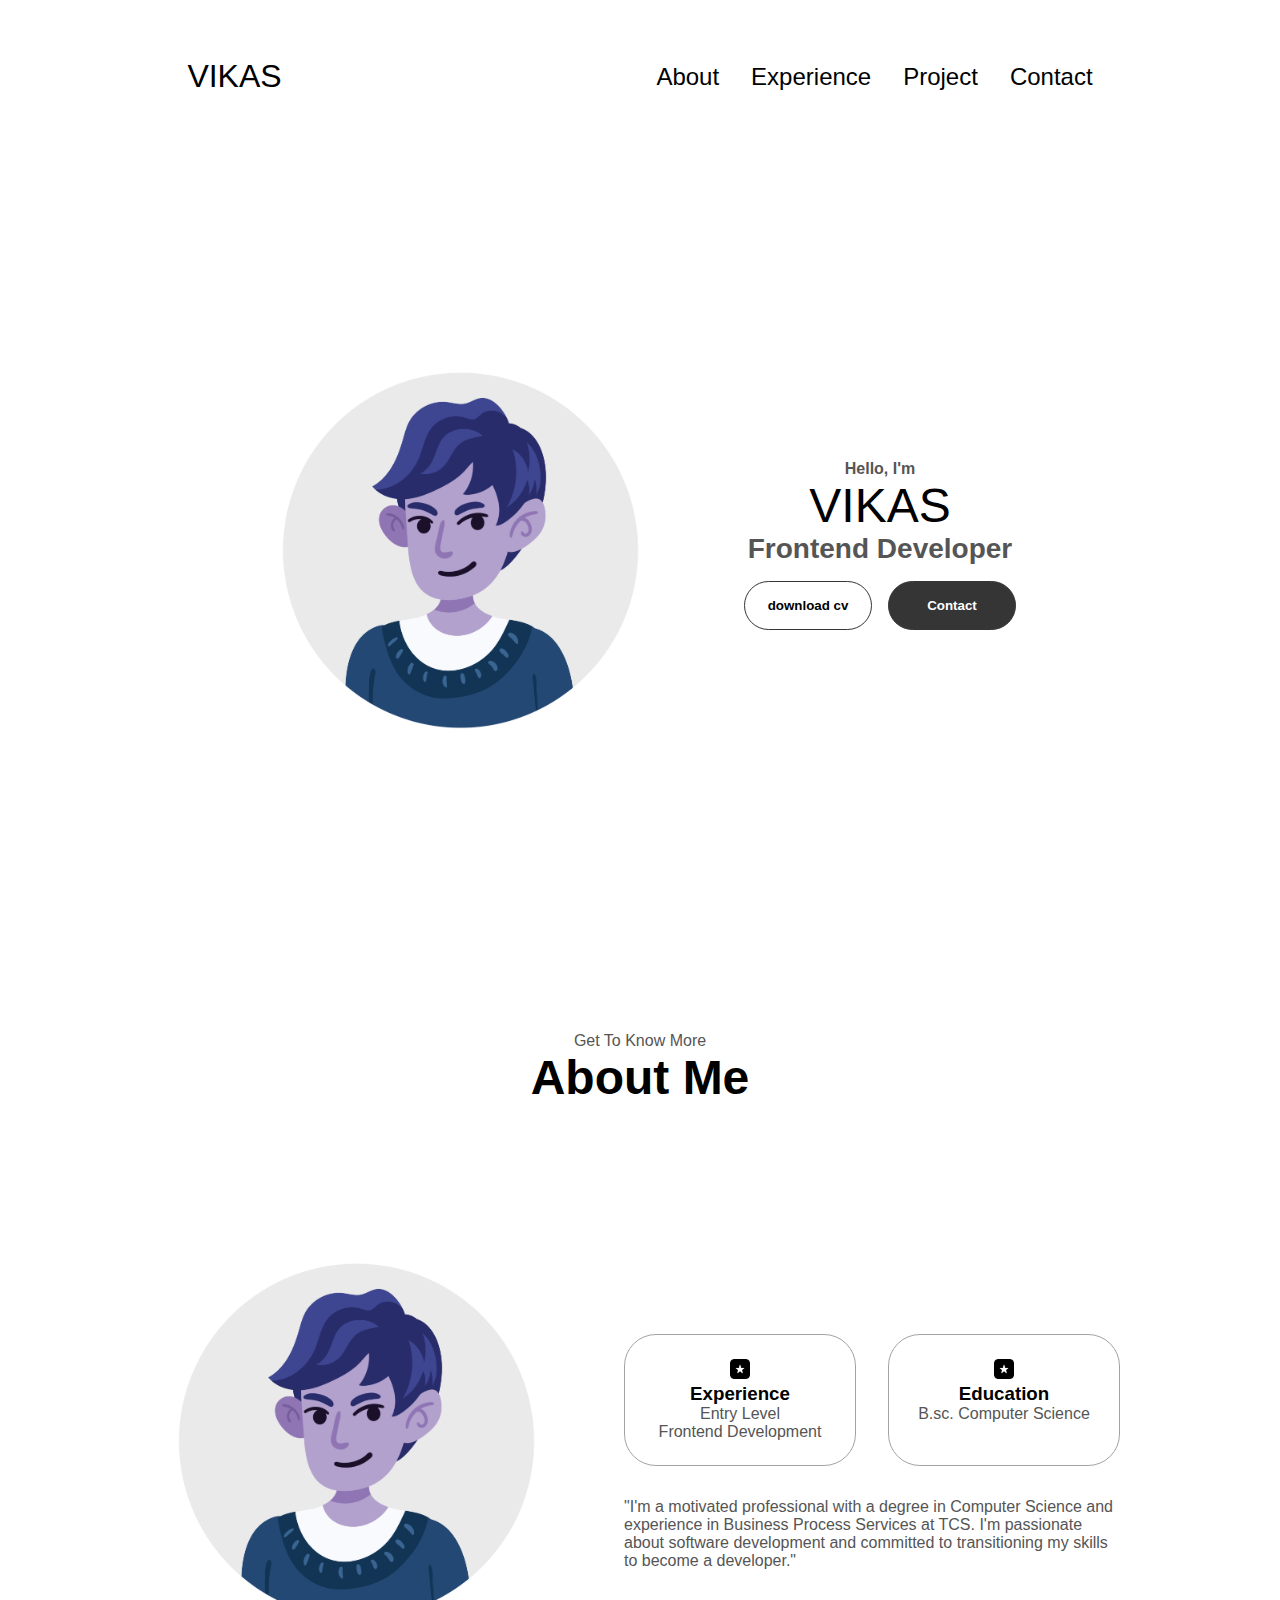
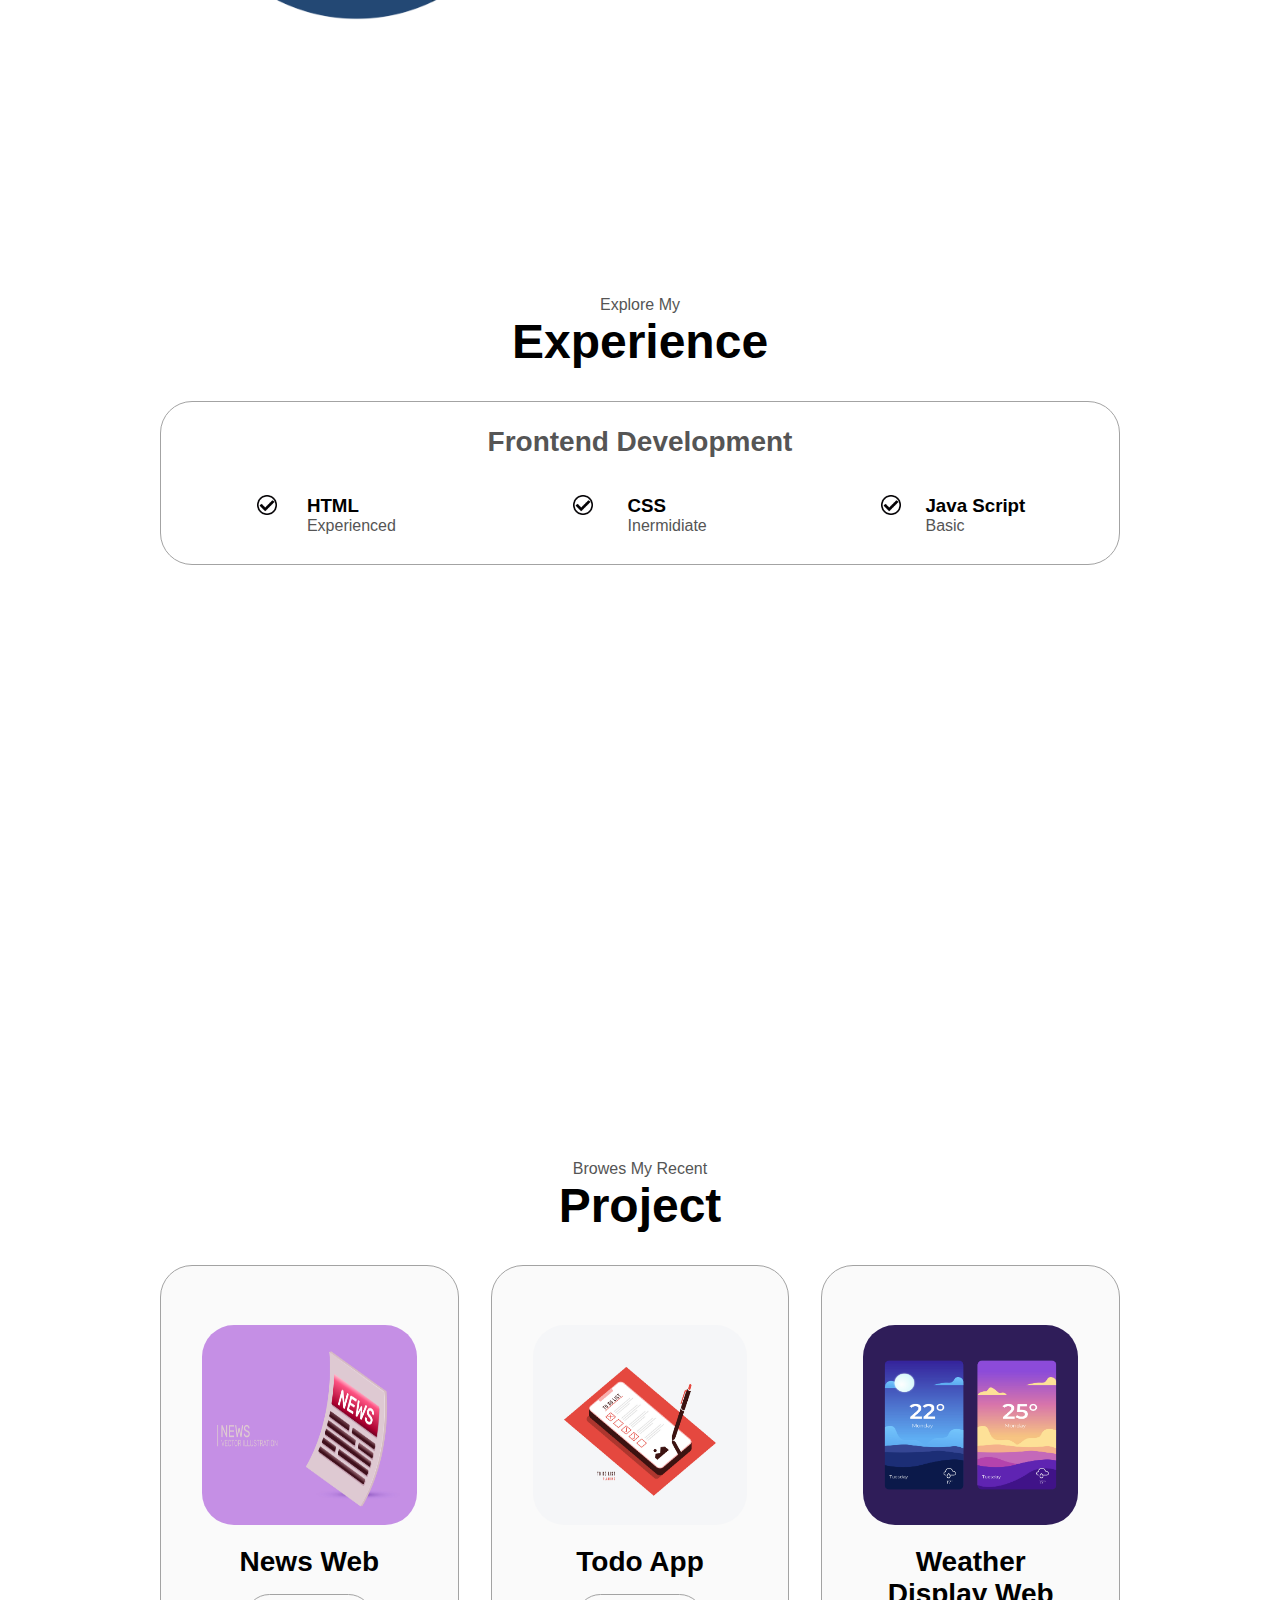
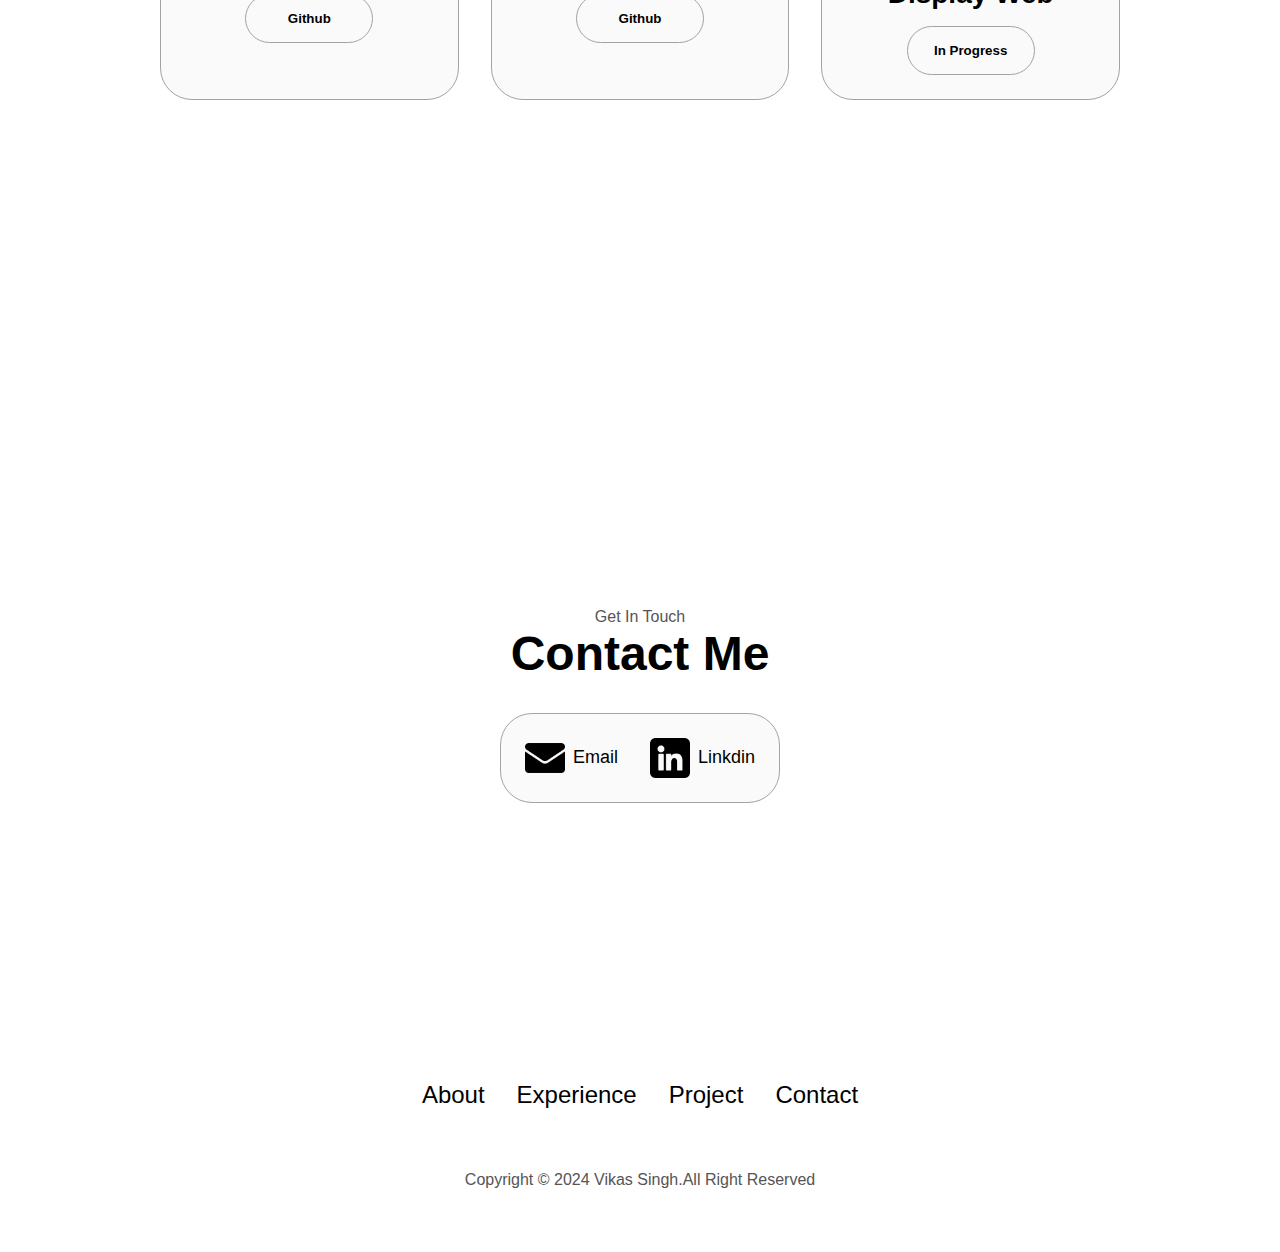
<file: index.html>
<!DOCTYPE html>
<html lang="en">
<head>
    <meta charset="UTF-8">
    <meta name="viewport" content="width=device-width, initial-scale=1.0">
    <title>my protfolio</title>
    <link rel="stylesheet" href="web.css">
</head>
<body>
    <nav id="dekstop-nav">
        <div class="logo">VIKAS</div>
        <div>
            <ul class="nav-link">
                <li><a href="#about">About</a></li>
                <li><a href="#experience">Experience</a></li>
                <li><a href="#project">Project</a></li>
                <li><a href="#contact">Contact</a></li>
            </ul>
        </div>
    </nav>
    <nav id="hamburger-nav">
        <div class="logo">VIKAS</div>
        <div class="hamburger-menu">
            <div class="hamburger-icon" onclick="toggelMenu()">
                <span></span>
                <span></span>
                <span></span>
            </div>
            <div class="menu-links">
                <li><a href="#about" onclick="toggelMenu()">About</a></li>
                <li><a href="#experience" onclick="toggelMenu()">Experience</a></li>
                <li><a href="#project" onclick="toggelMenu()">Project</a></li>
                <li><a href="#contact" onclick="toggelMenu()">Contact</a></li>
            </div>
        </div>
    </nav>
    <section id="profile">
        <div class="seactionpiccontainer">
            <img src="man.jpg" alt="vas profile">
        </div>
        <div class="sectiontext">
            <p class="sectiontextp1">Hello, I'm</p>
            <h class="title">VIKAS</h>
            <p class="sectiontextp2">Frontend Developer</p>
            <div class="btncontainer">
                <button class="btn btn-color-2" onclick="window.open('Vikas Rakesh kumar Singh.pdf')">download cv</button>
                <button class="btn btn-color-1" onclick="location.href='#contact'">Contact</button>
            </div>
        </div>
    </section>
    <!-- --------ABOUT SECTION--------  -->
    <section id="about">
     <p class="sectiontextp1">Get To Know More</p>
     <h1 class="title">About Me</h1>
     <div class="sectioncontainer">
        <div class="seactionpiccontainer">
            <img src="man.jpg" alt="profile" class="aboutpic">
        </div>
        <div class="aboutdetailscontainer">
            <div class="aboutcontainers">
                <div class="detailscontainer">
                    <img src="star.png" alt="Experienceicon" class="icon">
                    <h3>Experience</h3>
                    <p>Entry Level <br>Frontend Development</p>
                </div>
                <div class="detailscontainer">
                    <img src="star.png" alt="educationicon" class="icon">
                    <h3>Education</h3>
                    <p>B.sc. Computer Science</p>
                </div>
            </div>
            <div class="textconatiner">
                <p>"I'm a motivated professional with a degree in Computer Science and
                     experience in Business Process Services at TCS. I'm passionate
                      about software development and committed to transitioning my
                       skills to become a developer."
                </p>
            </div>
        </div>
     </div>
    </section>
    <section id="experience">
        <p class="sectiontextp1">Explore My</p>
        <h1 class="title">Experience</h1>
        <div class="experiencedetailscontainer">
            <div class="aboutcontainers">
                <div class="detailscontainer" id="with">
                    <h2 class="experiencesubtitle">Frontend Development</h2>
                    <div class="articlecontainer">
                        <article>
                            <img src="check.png" alt="Exp" class="icon">
                            <div>
                                <h3>HTML</h3>
                                <p>Experienced</p>
                            </div>
                        </article>
                        <article>
                            <img src="check.png" alt="Exp" class="icon">
                            <div>
                                <h3>CSS</h3>
                                <p>Inermidiate</p>
                            </div>
                        </article>
                        <article>
                            <img src="check.png" alt="Exp" class="icon">
                            <div>
                                <h3>Java Script</h3>
                                <p>Basic</p>
                            </div>
                        </article>
                    </div>
                </div>
            </div>
        </div>
    </section>
    <section id="project">
      <p class="sectiontextp1">Browes My Recent</p>
      <h1 class="title">Project</h1>
      <div class="experiencedetailscontainer">
       <div class="aboutcontainers">
        <div class="detailscontainer colorcontainer">
            <div class="articlecontainer">
                <img src="news web.jpg" alt="project 1" class="projectimg"/>
            </div>
            <h2 class="experiencesubtitle projecttitle">News Web</h2>
            <div class="btncontainer">
                <button class="btn btn-color-2 projectbtn"
                onclick="location.href='https://github.com/VikasSingh7700/News-web'">Github</button>
                <!-- <button class="btn btn-color-2 projectbtn"
                onclick="location.href='https://github.com'">LiveDemo</button> -->
            </div>
        </div>
        <div class="detailscontainer colorcontainer">
            <div class="articlecontainer">
                <img src="todo.jpg" alt="project 2" class="projectimg"/>
            </div>
            <h2 class="experiencesubtitle projecttitle">Todo App</h2>
            <div class="btncontainer">
                <button class="btn btn-color-2 projectbtn"
                onclick="location.href='https://github.com/VikasSingh7700/Todo-app'">Github</button>
                <!-- <button class="btn btn-color-2 projectbtn"
                onclick="location.href='https://github.com'">LiveDemo</button> -->
            </div>
        </div>
        <div class="detailscontainer colorcontainer">
            <div class="articlecontainer">
                <img src="weather.jpg" alt="project 2" class="projectimg"/>
            </div>
            <h2 class="experiencesubtitle projecttitle">Weather Display Web</h2>
            <div class="btncontainer">
                <button class="btn btn-color-2 projectbtn"
                onclick="location.href='https://github.com'">In Progress</button>
                
            </div>
        </div>
    </div>
      </div>
    </section>
    <section id="contact">
     <p class="sectiontextp1">Get In Touch
     </p>
     <h1 class="title">Contact Me</h1>
     <div class="uppercontainer">
        <div class="contactinfocontainer">
            <img src="email.png" alt="email icon" class="iconcontacticon emailicon">
            <p><a href="mailto:vsingh1552002@gmail.com">Email</a></p>
        </div>
        <div class="contactinfocontainer">
            <img src="linkedin.png" alt="linkden icon" class="iconcontacticon emailicon">
            <p><a href="https://www.linkedin.com/in/vikas-singh-127441318/">Linkdin</a></p>
        </div>
     </div>
    </section>
    <footer>
        <nav>
            <div class="navlinkscontainer">
                <ul class="nav-link">
                    <li><a href="#about">About</a></li>
                    <li><a href="#experience">Experience</a></li>
                    <li><a href="#project">Project</a></li>
                    <li><a href="#contact">Contact</a></li>
                </ul> 
            </div>
        </nav>
        <p>Copyright &#169; 2024 Vikas Singh.All Right Reserved</p>
    </footer>
    <script src="web.js"></script>
</body>
</html>
</file>
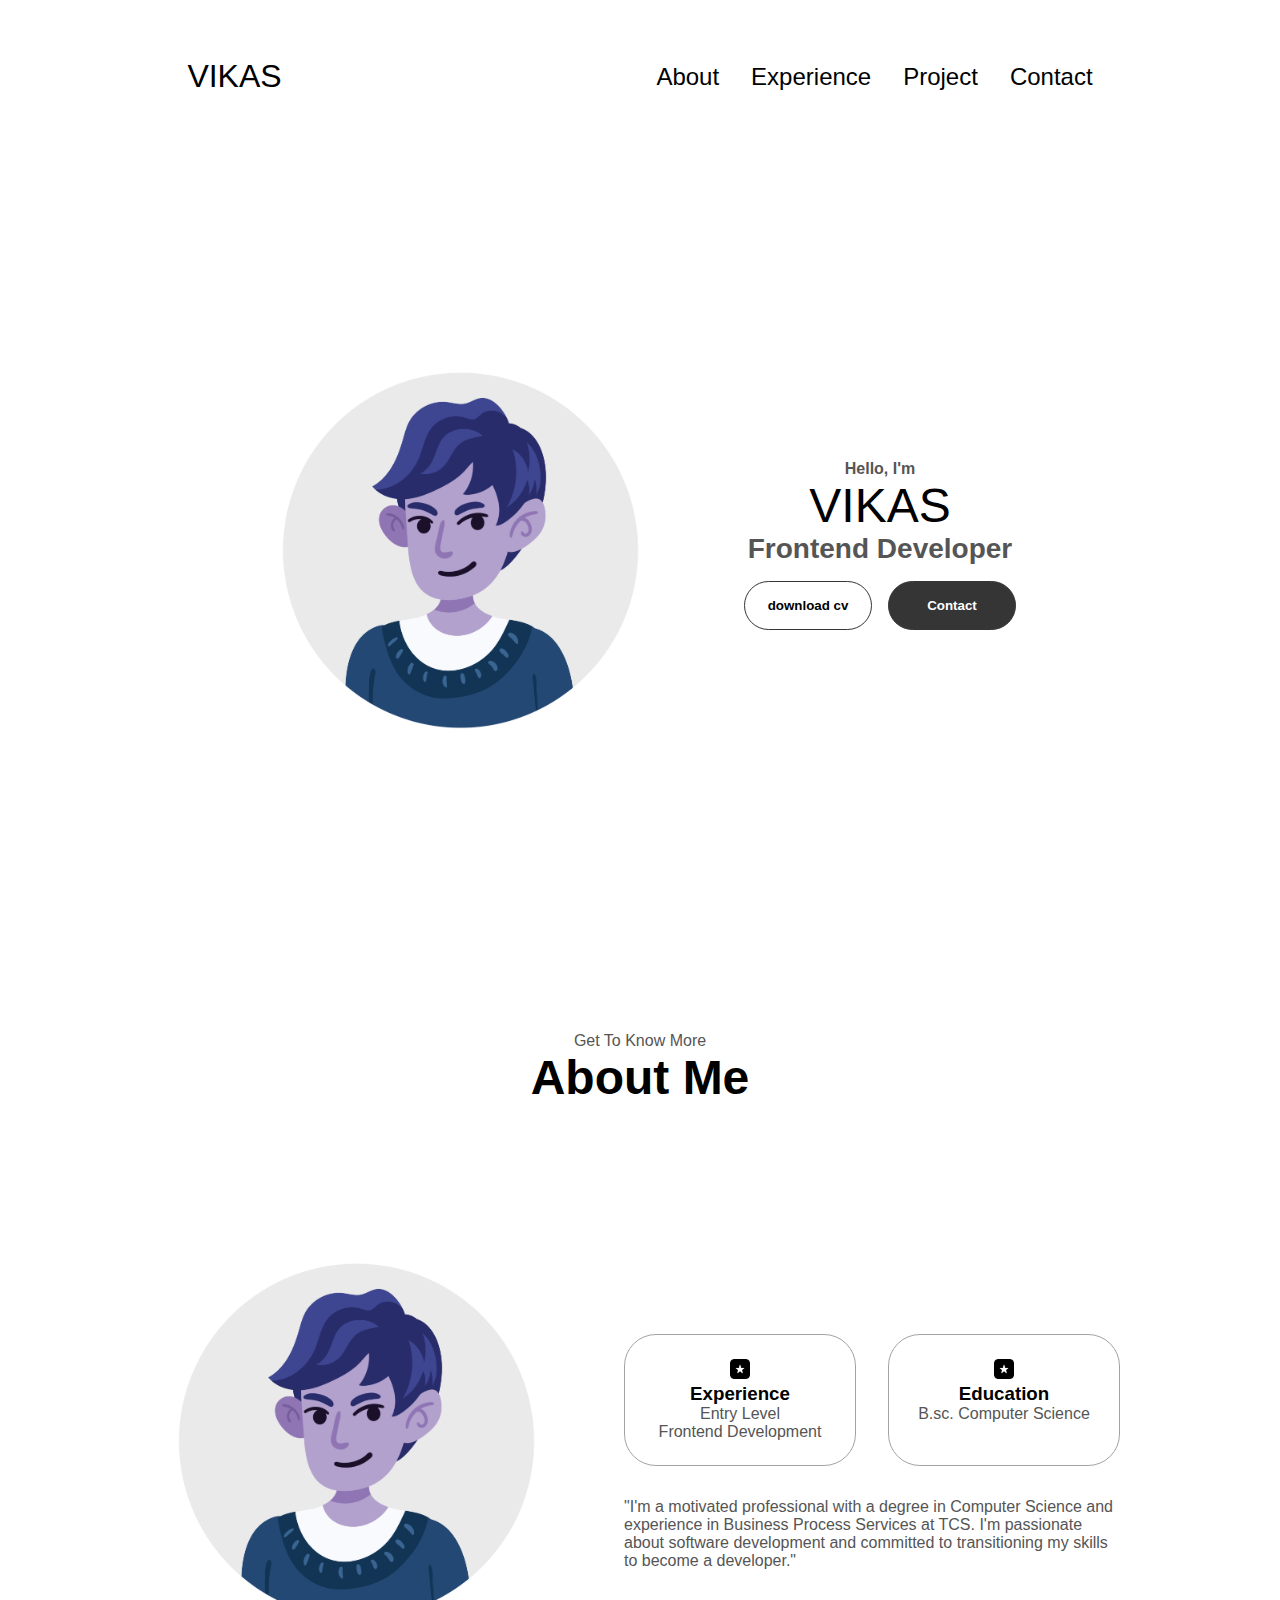
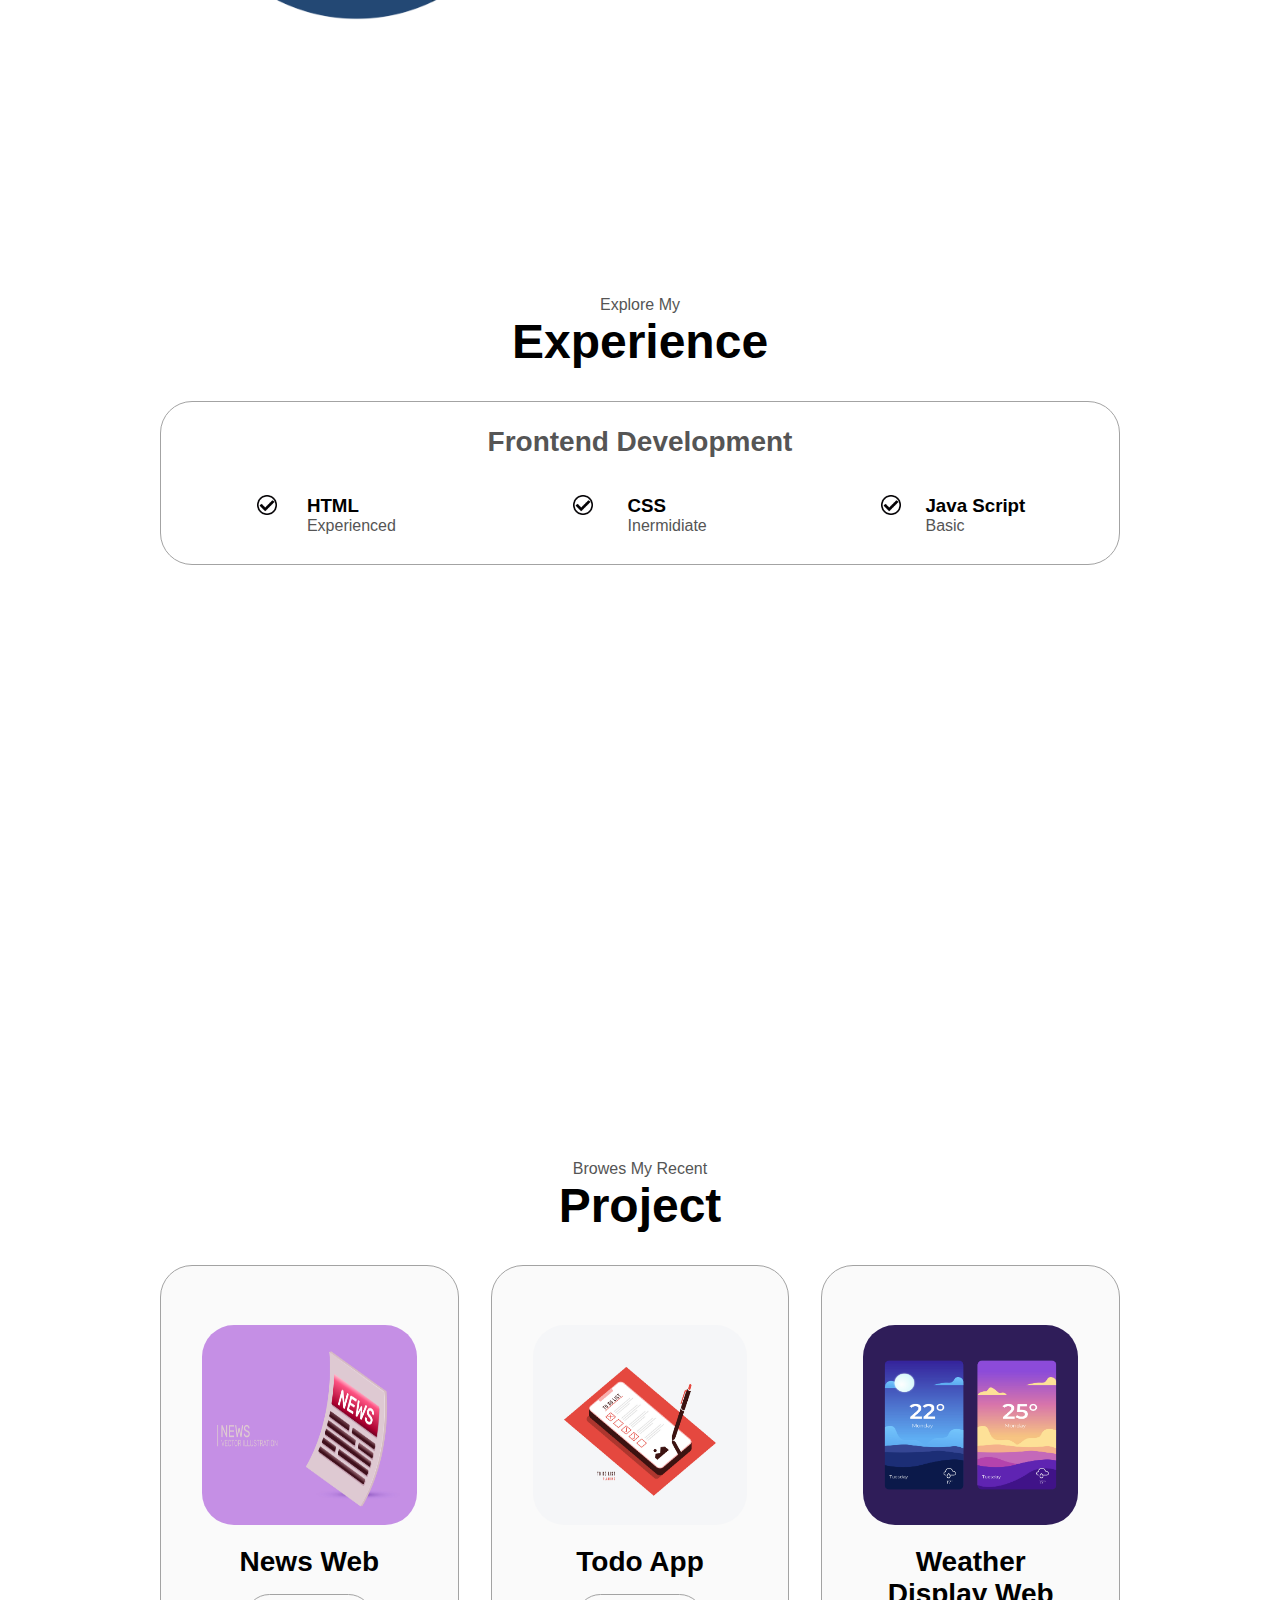
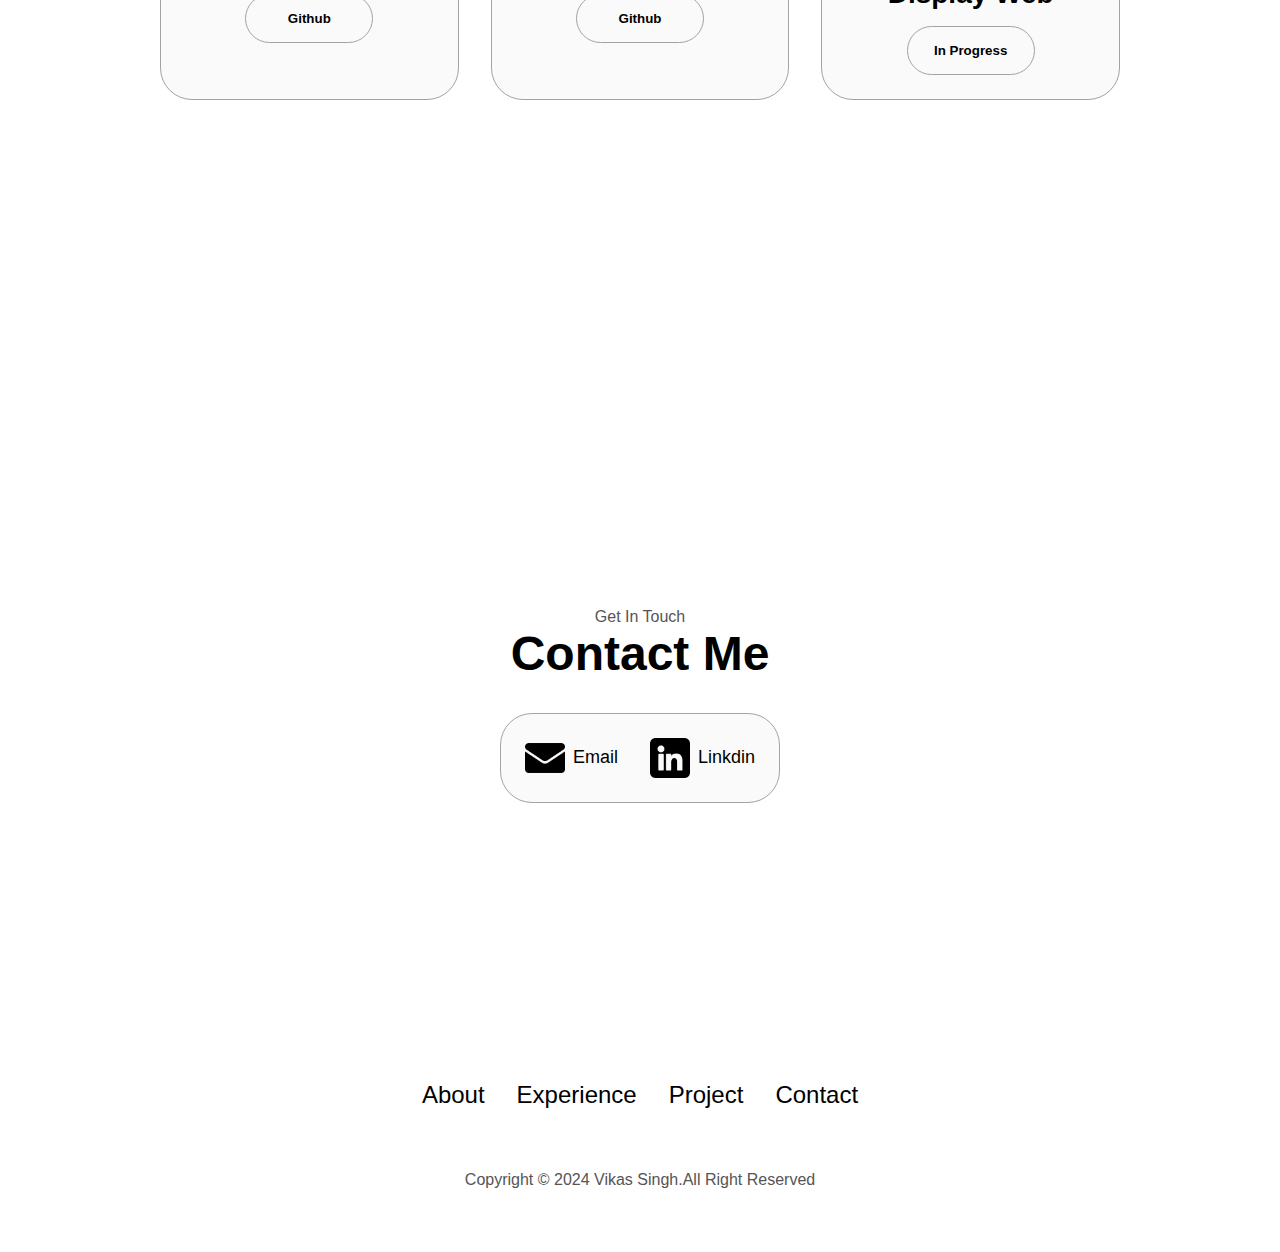
<file: wed.html>
<!DOCTYPE html>
<html lang="en">
<head>
    <meta charset="UTF-8">
    <meta name="viewport" content="width=device-width, initial-scale=1.0">
    <title>my protfolio</title>
    <link rel="stylesheet" href="web.css">
</head>
<body>
    <nav id="dekstop-nav">
        <div class="logo">VIKAS</div>
        <div>
            <ul class="nav-link">
                <li><a href="#about">About</a></li>
                <li><a href="#experience">Experience</a></li>
                <li><a href="#project">Project</a></li>
                <li><a href="#contact">Contact</a></li>
            </ul>
        </div>
    </nav>
    <nav id="hamburger-nav">
        <div class="logo">VIKAS</div>
        <div class="hamburger-menu">
            <div class="hamburger-icon" onclick="toggelMenu()">
                <span></span>
                <span></span>
                <span></span>
            </div>
            <div class="menu-links">
                <li><a href="#about" onclick="toggelMenu()">About</a></li>
                <li><a href="#experience" onclick="toggelMenu()">Experience</a></li>
                <li><a href="#project" onclick="toggelMenu()">Project</a></li>
                <li><a href="#contact" onclick="toggelMenu()">Contact</a></li>
            </div>
        </div>
    </nav>
    <section id="profile">
        <div class="seactionpiccontainer">
            <img src="man.jpg" alt="vas profile">
        </div>
        <div class="sectiontext">
            <p class="sectiontextp1">Hello, I'm</p>
            <h class="title">VIKAS</h>
            <p class="sectiontextp2">Frontend Developer</p>
            <div class="btncontainer">
                <button class="btn btn-color-2" onclick="window.open('Vikas Rakesh kumar Singh.pdf')">download cv</button>
                <button class="btn btn-color-1" onclick="location.href='#contact'">Contact</button>
            </div>
        </div>
    </section>
    <!-- --------ABOUT SECTION--------  -->
    <section id="about">
     <p class="sectiontextp1">Get To Know More</p>
     <h1 class="title">About Me</h1>
     <div class="sectioncontainer">
        <div class="seactionpiccontainer">
            <img src="man.jpg" alt="profile" class="aboutpic">
        </div>
        <div class="aboutdetailscontainer">
            <div class="aboutcontainers">
                <div class="detailscontainer">
                    <img src="star.png" alt="Experienceicon" class="icon">
                    <h3>Experience</h3>
                    <p>Entry Level <br>Frontend Development</p>
                </div>
                <div class="detailscontainer">
                    <img src="star.png" alt="educationicon" class="icon">
                    <h3>Education</h3>
                    <p>B.sc. Computer Science</p>
                </div>
            </div>
            <div class="textconatiner">
                <p>"I'm a motivated professional with a degree in Computer Science and
                     experience in Business Process Services at TCS. I'm passionate
                      about software development and committed to transitioning my
                       skills to become a developer."
                </p>
            </div>
        </div>
     </div>
    </section>
    <section id="experience">
        <p class="sectiontextp1">Explore My</p>
        <h1 class="title">Experience</h1>
        <div class="experiencedetailscontainer">
            <div class="aboutcontainers">
                <div class="detailscontainer" id="with">
                    <h2 class="experiencesubtitle">Frontend Development</h2>
                    <div class="articlecontainer">
                        <article>
                            <img src="check.png" alt="Exp" class="icon">
                            <div>
                                <h3>HTML</h3>
                                <p>Experienced</p>
                            </div>
                        </article>
                        <article>
                            <img src="check.png" alt="Exp" class="icon">
                            <div>
                                <h3>CSS</h3>
                                <p>Inermidiate</p>
                            </div>
                        </article>
                        <article>
                            <img src="check.png" alt="Exp" class="icon">
                            <div>
                                <h3>Java Script</h3>
                                <p>Basic</p>
                            </div>
                        </article>
                    </div>
                </div>
            </div>
        </div>
    </section>
    <section id="project">
      <p class="sectiontextp1">Browes My Recent</p>
      <h1 class="title">Project</h1>
      <div class="experiencedetailscontainer">
       <div class="aboutcontainers">
        <div class="detailscontainer colorcontainer">
            <div class="articlecontainer">
                <img src="news web.jpg" alt="project 1" class="projectimg"/>
            </div>
            <h2 class="experiencesubtitle projecttitle">News Web</h2>
            <div class="btncontainer">
                <button class="btn btn-color-2 projectbtn"
                onclick="location.href='https://github.com/VikasSingh7700/News-web'">Github</button>
                <!-- <button class="btn btn-color-2 projectbtn"
                onclick="location.href='https://github.com'">LiveDemo</button> -->
            </div>
        </div>
        <div class="detailscontainer colorcontainer">
            <div class="articlecontainer">
                <img src="todo.jpg" alt="project 2" class="projectimg"/>
            </div>
            <h2 class="experiencesubtitle projecttitle">Todo App</h2>
            <div class="btncontainer">
                <button class="btn btn-color-2 projectbtn"
                onclick="location.href='https://github.com/VikasSingh7700/Todo-app'">Github</button>
                <!-- <button class="btn btn-color-2 projectbtn"
                onclick="location.href='https://github.com'">LiveDemo</button> -->
            </div>
        </div>
        <div class="detailscontainer colorcontainer">
            <div class="articlecontainer">
                <img src="weather.jpg" alt="project 2" class="projectimg"/>
            </div>
            <h2 class="experiencesubtitle projecttitle">Weather Display Web</h2>
            <div class="btncontainer">
                <button class="btn btn-color-2 projectbtn"
                onclick="location.href='https://github.com'">In Progress</button>
                
            </div>
        </div>
    </div>
      </div>
    </section>
    <section id="contact">
     <p class="sectiontextp1">Get In Touch
     </p>
     <h1 class="title">Contact Me</h1>
     <div class="uppercontainer">
        <div class="contactinfocontainer">
            <img src="email.png" alt="email icon" class="iconcontacticon emailicon">
            <p><a href="mailto:vsingh1552002@gmail.com">Email</a></p>
        </div>
        <div class="contactinfocontainer">
            <img src="linkedin.png" alt="linkden icon" class="iconcontacticon emailicon">
            <p><a href="https://www.linkedin.com/in/vikas-singh-127441318/">Linkdin</a></p>
        </div>
     </div>
    </section>
    <footer>
        <nav>
            <div class="navlinkscontainer">
                <ul class="nav-link">
                    <li><a href="#about">About</a></li>
                    <li><a href="#experience">Experience</a></li>
                    <li><a href="#project">Project</a></li>
                    <li><a href="#contact">Contact</a></li>
                </ul> 
            </div>
        </nav>
        <p>Copyright &#169; 2024 Vikas Singh.All Right Reserved</p>
    </footer>
    <script src="web.js"></script>
</body>
</html>
</file>
<file: web.css>
*{
    padding: 0;
    margin: 0;
}
html{
    scroll-behavior: smooth;
}
body{
  font-family:'Lucida Sans', 'Lucida Sans Regular', 'Lucida Grande', 'Lucida Sans Unicode', Geneva, Verdana, sans-serif;
}

p{
    color: rgb(85, 85, 85);
}
/* transision */
a,
.btn{
    transition: all 300ms ease;
}
/* desktop-nav */
nav,
.nav-link{
display: flex;
}
nav{
justify-content: space-around;
align-items: center;
height: 17vh;
}
.nav-link{
    gap: 2rem;
    list-style:none;
    font-size: 1.5rem;
}
a{
    color: black;
    text-decoration: none;
    text-decoration-color: white;
}
a:hover{
    color: grey;
    text-decoration: underline;
    text-underline-offset: 1rem;
    text-decoration-color: rgb(181, 181,181);
}
.logo{
    font-size: 2rem;
    cursor: default;
}
/* hamburger menu */
#hamburger-nav{
    display: none;
}
.hamburger-menu{
position: relative;
display: inline-block;
}
.hamburger-icon{
    display: flex;
    flex-direction: column;
    justify-content: space-between;
    height: 24px;
    width: 30px;
    cursor: pointer;
}
.hamburger-icon span{
    width: 100%;
    height: 2px;
    background-color: black;
    transition: all 0.3 ease-in-out;
}
.menu-links {
    position: absolute;
    top: 100%;
    right: 0;
    background-color: rgb(255, 255, 255);
    width:fit-content;
    max-height: 0;
    overflow: hidden;
    transition: all 0.3 ease-in-out;
}
.menu-links a {
    display: block;
    padding: 10px;
    text-align: center;
    font-size: 1.5rem;
    color: black;
    text-decoration: none;
   
}
.menu-links li{
    list-style: none;
}
.menu-links.open{
    max-height: 300px;
 
  }
.hamburger-icon.open span:first-child{
    transform: rotate(45deg) translate(10px,5px);
}
.hamburger-icon.open span:nth-child(2){
    opacity: 0;
}
.hamburger-icon.open span:last-child{
    transform: rotate(-45deg) translate(10px,-5px);
}
.hamburger-icon span:first-child{
    transform: none;
}
.hamburger-icon span:first-child{
    opacity: 1;
}
.hamburger-icon span:first-child{
    transform: none;
}  

/* sections */
section{
padding-top:4vh ;
height: 96vh;
margin: 0 10rem;
box-sizing: border-box;
min-height: fit-content;
}
.sectioncontainer{
    display: flex;
}
/* profilr */
#profile{
    display: flex;
    justify-content: center;
    gap: 5rem;
    height: 80vh;
}
.seactionpiccontainer{
    display: flex;
    height: 400px;
    width: 400px;
    margin: auto 0;
}
.sectiontext{
    align-self: center;
    text-align: center;
}
.sectiontext p{
    font-weight: 600;
}
.sectiontextp1{
    text-align: center;
}
.sectiontextp2{
    font-size: 1.75rem;
    margin-bottom: 1rem;
}
.title{
     font-size: 3rem;
     text-align: center;
}
/* button */
.btncontainer{
    display: flex;
    justify-content: center;
    gap: 1rem;
}
.btn{
    font-weight: 600;
    transition: all 300ms ease;
    padding:1rem;
    width: 8rem;
    border-radius: 2rem;
}
.btn-color-1,.btn-color-2{
border: rgb(53, 53, 53)0.1rem solid;
}
.btn-color-1:hover,.btn-color-2:hover{
    cursor: pointer;
}
.btn-color-1,
.btn-color-2:hover{
    background-color: rgb(53, 53, 53);
    color: white;
}
.btn-color-1:hover{
    background-color: black;
}
.btn-color-2{
background: none;
}
.btn-color-2:hover{
    border: white 0.1rem solid;
}
.btncontainer{
    gap: 1rem;
}
/*         ABOUT SECTION     */

#about{
    position: relative;
}
.aboutcontainers{
    gap: 2rem;
    margin-bottom: 2rem;
    margin-top: 2rem;
}
.aboutdetailscontainer{
    justify-content: center;
    flex-direction: column;
}
.aboutcontainers,.aboutdetailscontainer{
    display: flex;
}
.aboutpic{
    border-radius: 2rem;
}
.detailscontainer{
    padding: 1.5rem;
    flex: 1;
    background: white;
    border-radius: 2rem;
    border: rgb(53, 53, 53) 0.1rem solid;
    border-color: rgb(163,163, 163);
    text-align: center;
}
.sectioncontainer{
    gap:4rem;
    height: 80%;
}
.seactionpiccontainer{
    height: 400px;
    width: 400px;
    margin: auto 0;
}
/*       EXPERINCE    */

#experience{
    position: relative;
}
.experiencesubtitle{
    color: rgb(85, 85, 85);
    font-weight: 600;
    font-size:1.75rem;
    margin-bottom: 2rem;
}
.experiencedetailscontainer{
    display: flex;
    justify-content: center;
    flex-direction: column;
}
.articlecontainer{
    display: flex;
    text-align: initial;
    flex-wrap: wrap;
    flex-direction: row;
    gap: 2.5rem;
    justify-content: space-around;
    margin-top: 30px;
}
.icon{
    height: 20px;
}
/* .detailscontainer{
    width: 700px;
} */
#with{
    width: 700px;
}
.articlecontainer{
    display: flex;
    justify-content: space-around;
    padding: 5px;
}

article{
    display: flex;
    width: 10rem;
    justify-content: space-around;
    gap: 0.5rem;
    /* background-color: blue; */
}
/* project section */

#project{
    position: relative;
}
.colorcontainer{
    border-color: rgb(163,163, 163);
    background: rgb(250, 250, 250);
}
.projectimg{
    border-radius: 2rem;
    width: 90%;
    height: 200px;
}
.projecttitle{
    margin: 1rem;
    color: black;
}
.projectbtn{
    color: #000;
    border-color: rgb(163,163, 163);
}
/* contact */
#contact{
    display: flex;
    justify-content: center;
    flex-direction: column;
    height: 70vh;

}
.uppercontainer{
    border: rgb(53, 53, 53) 1.5px solid;
    border-color: rgb(163,163, 163);
    background: rgb(250, 250, 250);
    border-radius: 2rem;
    display: flex;
    justify-content: center;
    margin: 2rem auto;
    padding: 0.5rem;
}
.contactinfocontainer{
    display: flex;
    align-items: center;
    justify-content: center;
    gap: 0.5rem;
    margin: 1rem;
}
.contactinfocontainer p{
    font-size: large;
}
.contacticon{
    cursor: default;
}
.emailicon{
    height: 2.5rem;
}
/* footer */
footer{
    height: 26vh;
    margin: 0 1rem;
}
footer p{
    text-align: center;
}
html{
    scroll-behavior: smooth;
}

@media screen and (max-width: 1400px){
         #profile{
            height: 83vh;
            margin-bottom: 6rem;
         }
         .aboutcontainers{
            flex-wrap: wrap;
         }
}

@media screen and (max-width: 1200px){
    #dekstop-nav{
        display: none;
    }
    #hamburger-nav{
        display: flex;
    }
    #experience,.experiencedetailscontainer{
        margin-top: 2rem;
    }
    #profile,
    .sectioncontainer{
        display: block;
    }
    .arrow{
        display: none;
    }
    .section,
    .sectioncontainer{
        height:fit-content;
    }
    section{
        margin: 0 5%;
    }
    .seactionpiccontainer{
        width: 275px;
        height: 275px;
        margin: 0 auto 2rem;
    }
    .aboutcontainers{
        margin-top: 0;
    }
    
    
}
@media screen and (max-width: 600px){
    #contact{
        height: 80vh;
        margin-top: 300px;
    }
    #profile{
        height: 83vh;
        margin-bottom: 0;
    }
    article{
        font-size: 1rem;
    }
    footer nav{
        height:fit-content;
        margin-bottom: 2rem;
    }
    .aboutcontainers,.uppercontainer,.btncontainer{
        flex-wrap: wrap;
    }
    .contactinfocontainer{
        margin: 20px;
    }
    .contactinfocontainer p,
    .nav-link li a{
        font-size: 1rem;
    }
    .experiencesubtitle{
        font-size: 1.25rem;
    }
    .logo{
        font-size: 1.5rem;
    }
    .nav-link{
        flex-direction: column;
        gap: 0.5rem;
        text-align: center;
    }
    .seactionpiccontainer{
        width: auto;
        height: 46vw;
        justify-content: center;
    }
    .sectiontextp2{
        font-size: 1.25rem;
    }
    .title{
        font-size: 2rem;
    }
    .textcontainer{
        text-align: justify;
    }

}
</file>
